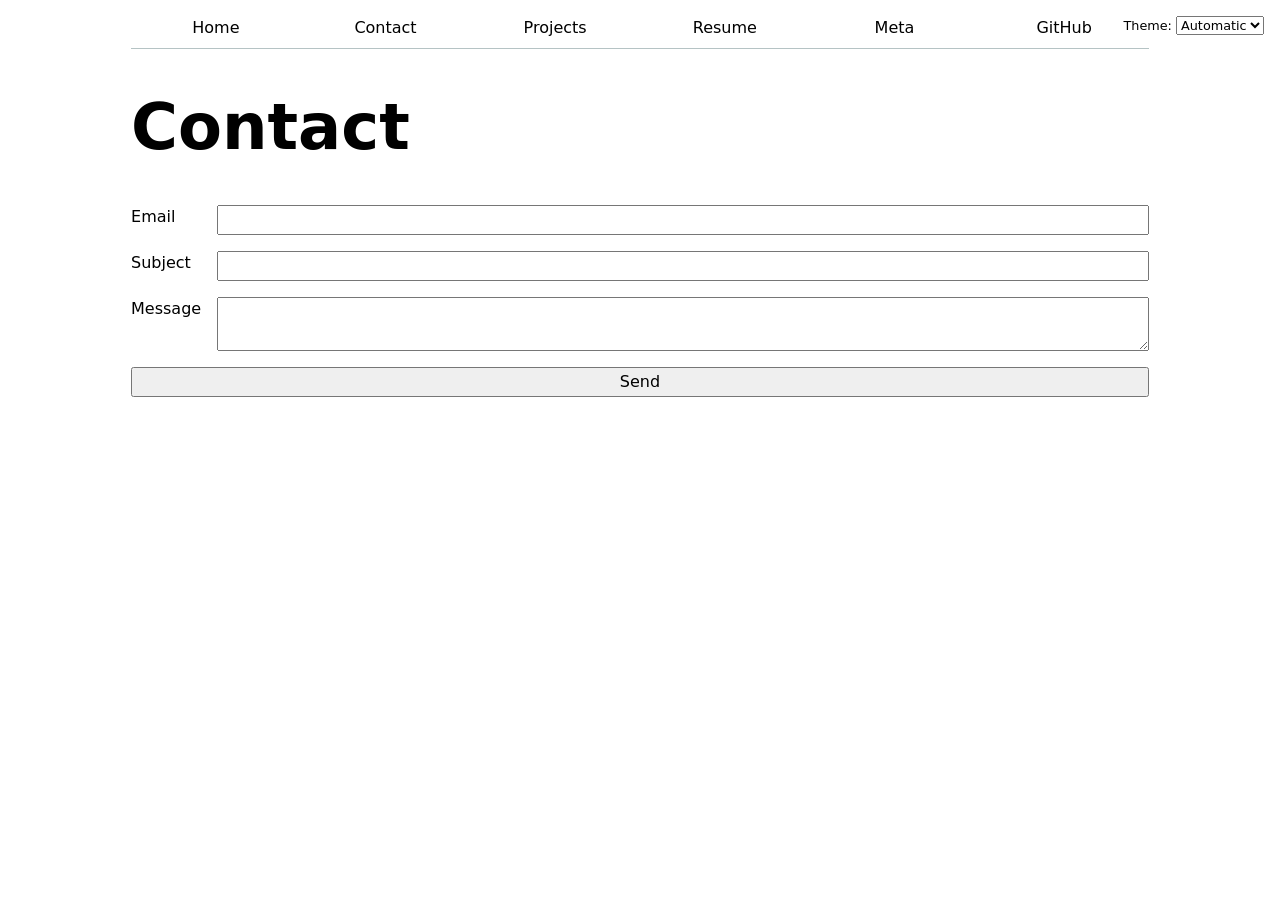
<file: contact/index.html>
<!DOCTYPE html>
<html lang="en">
<head>
    <meta charset="UTF-8">
    <meta name="viewport" content="width=device-width, initial-scale=1.0">
    <title>Contact</title>
    <link rel="stylesheet" href="../style.css">
    <script src="../global.js" type="module"></script>
</head>
<body>
    <h1>Contact</h1>
  <form action="mailto:hoangandrew0406@gmail.com" method="POST" enctype="text/plain">
    <label>
      Email
      <input name="email" type="email">
    </label>

    <label>
      Subject
      <input name="subject">
    </label>

    <label>
      Message
      <textarea name="body"></textarea>
    </label>

    <button>Send</button>
  </form>
</body>
</html>
</file>
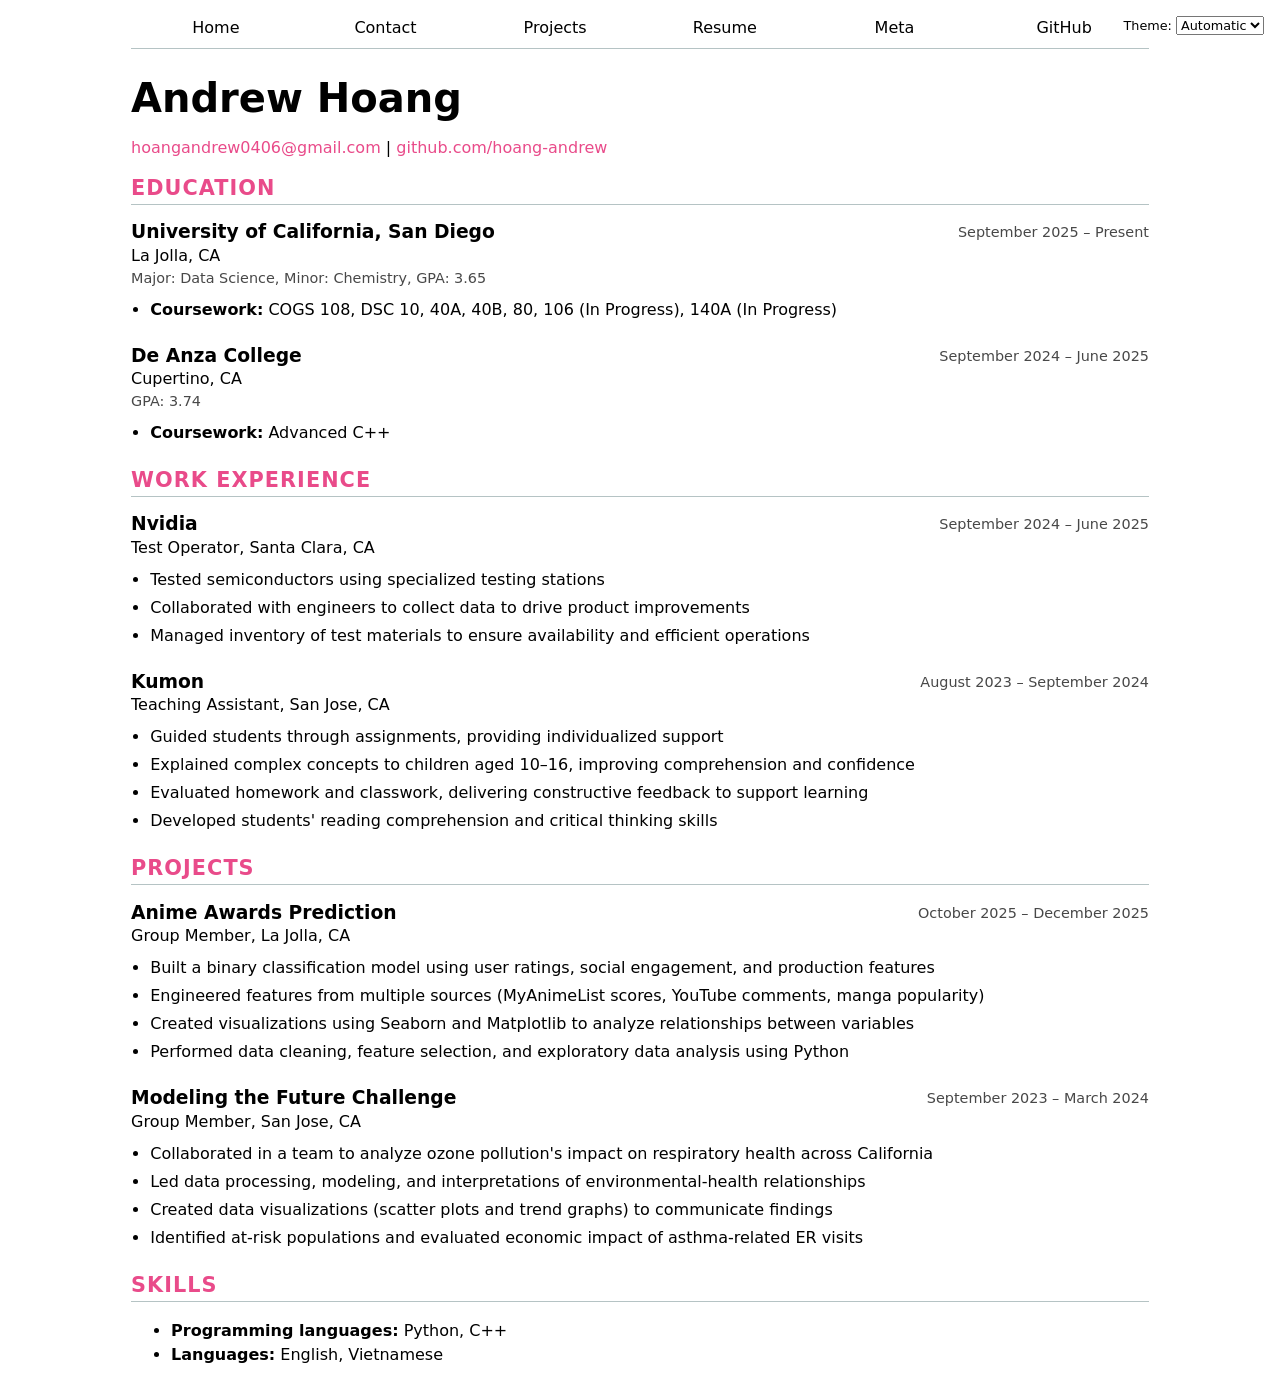
<file: resume/index.html>
<!DOCTYPE html>
<html lang="en">
<head>
    <meta charset="UTF-8">
    <meta name="viewport" content="width=device-width, initial-scale=1.0">
    <title>Resume</title>
    <link rel="stylesheet" href="../style.css">
    <script src="../global.js" type="module"></script>
</head>
<body>
    <main>
        <header>
            <h1>Andrew Hoang</h1>
            <p>
                <a href="mailto:hoangandrew0406@gmail.com">hoangandrew0406@gmail.com</a>
                |
                <a href="https://github.com/hoang-andrew" target="_blank" rel="noopener noreferrer">github.com/hoang-andrew</a>
            </p>
        </header>

        <section>
            <h2>Education</h2>

            <article>
                <header>
                    <h3>University of California, San Diego</h3>
                    <p>La Jolla, CA</p>
                    <p>Major: Data Science, Minor: Chemistry, GPA: 3.65</p>
                    <p>
                        <time datetime="2025-09">September 2025</time> &ndash; Present
                    </p>
                </header>
                <ul>
                    <li><strong>Coursework:</strong> COGS 108, DSC 10, 40A, 40B, 80, 106 (In Progress), 140A (In Progress)</li>
                </ul>
            </article>

            <article>
                <header>
                    <h3>De Anza College</h3>
                    <p>Cupertino, CA</p>
                    <p>GPA: 3.74</p>
                    <p>
                        <time datetime="2024-09">September 2024</time> &ndash;
                        <time datetime="2025-06">June 2025</time>
                    </p>
                </header>
                <ul>
                    <li><strong>Coursework:</strong> Advanced C++</li>
                </ul>
            </article>
        </section>

        <section>
            <h2>Work Experience</h2>

            <article>
                <header>
                    <h3>Nvidia</h3>
                    <p>Test Operator, Santa Clara, CA</p>
                    <p>
                        <time datetime="2024-09">September 2024</time> &ndash;
                        <time datetime="2025-06">June 2025</time>
                    </p>
                </header>
                <ul>
                    <li>Tested semiconductors using specialized testing stations</li>
                    <li>Collaborated with engineers to collect data to drive product improvements</li>
                    <li>Managed inventory of test materials to ensure availability and efficient operations</li>
                </ul>
            </article>

            <article>
                <header>
                    <h3>Kumon</h3>
                    <p>Teaching Assistant, San Jose, CA</p>
                    <p>
                        <time datetime="2023-08">August 2023</time> &ndash;
                        <time datetime="2024-09">September 2024</time>
                    </p>
                </header>
                <ul>
                    <li>Guided students through assignments, providing individualized support</li>
                    <li>Explained complex concepts to children aged 10&ndash;16, improving comprehension and confidence</li>
                    <li>Evaluated homework and classwork, delivering constructive feedback to support learning</li>
                    <li>Developed students' reading comprehension and critical thinking skills</li>
                </ul>
            </article>
        </section>

        <section>
            <h2>Projects</h2>

            <article>
                <header>
                    <h3>Anime Awards Prediction</h3>
                    <p>Group Member, La Jolla, CA</p>
                    <p>
                        <time datetime="2025-10">October 2025</time> &ndash;
                        <time datetime="2025-12">December 2025</time>
                    </p>
                </header>
                <ul>
                    <li>Built a binary classification model using user ratings, social engagement, and production features</li>
                    <li>Engineered features from multiple sources (MyAnimeList scores, YouTube comments, manga popularity)</li>
                    <li>Created visualizations using Seaborn and Matplotlib to analyze relationships between variables</li>
                    <li>Performed data cleaning, feature selection, and exploratory data analysis using Python</li>
                </ul>
            </article>

            <article>
                <header>
                    <h3>Modeling the Future Challenge</h3>
                    <p>Group Member, San Jose, CA</p>
                    <p>
                        <time datetime="2023-09">September 2023</time> &ndash;
                        <time datetime="2024-03">March 2024</time>
                    </p>
                </header>
                <ul>
                    <li>Collaborated in a team to analyze ozone pollution's impact on respiratory health across California</li>
                    <li>Led data processing, modeling, and interpretations of environmental-health relationships</li>
                    <li>Created data visualizations (scatter plots and trend graphs) to communicate findings</li>
                    <li>Identified at-risk populations and evaluated economic impact of asthma-related ER visits</li>
                </ul>
            </article>
        </section>

        <section>
            <h2>Skills</h2>
            <ul>
                <li><strong>Programming languages:</strong> Python, C++</li>
                <li><strong>Languages:</strong> English, Vietnamese</li>
            </ul>
        </section>
    </main>
</body>
</html>
</file>
<file: style.css>
:root {
  --color-accent: oklch(65% 50% 0);
  accent-color: var(--color-accent);
  color-scheme: light dark;
}

body {
  font: 100%/1.5 system-ui;
  max-width: 100ch;
  margin-inline: auto;
  padding-inline: 1rem;
}

nav {
  --border-color: oklch(50% 10% 200 / 40%);
  display: flex;
  margin-bottom: 0.5em;
  border-bottom-width: 1px;
  border-bottom-style: solid;
  border-bottom-color: var(--border-color);
}

nav a {
  flex: 1;
  text-decoration: none;
  color: inherit;
  text-align: center;
  padding: 0.5em;
}

nav a.current {
  border-bottom-width: 0.4em;
  border-bottom-style: solid;
  border-bottom-color: var(--border-color);
  padding-bottom: 0.1em;
}

nav a:hover {
  border-bottom-width: 0.4em;
  border-bottom-style: solid;
  border-bottom-color: var(--color-accent);
  padding-bottom: 0.1em;
  background-color: color-mix(in oklch, var(--color-accent), canvas 85%);
}

input,
textarea,
button,
select {
  font: inherit;
}

.color-scheme {
  position: absolute;
  top: 1rem;
  right: 1rem;
  font-size: 80%;
  font-family: inherit;
}

form {
  display: grid;
  grid-template-columns: auto 1fr;
  gap: 1em;
}

form label {
  display: grid;
  grid-template-columns: subgrid;
  grid-column: 1 / -1;
}

form button {
  grid-column: 1 / -1;
}

.projects {
  display: grid;
  grid-template-columns: repeat(auto-fill, minmax(15em, 1fr));
  gap: 1em;
}

.projects article {
  display: grid;
  grid-template-rows: subgrid;
  grid-row: span 3;
}

.projects article h2 {
  margin: 0;
}

h1 {
  font-size: 400%;
}

h1,
h2,
h3,
h4,
h5,
h6 {
  line-height: 1.1;
  text-wrap: balance;
}

main > header h1 {
  font-size: 250%;
  margin-bottom: 0;
}

main > section > h2 {
  font-size: 130%;
  text-transform: uppercase;
  letter-spacing: 0.05em;
  color: var(--color-accent);
  border-bottom: 1px solid oklch(50% 10% 200 / 40%);
  padding-bottom: 0.2em;
}

article > header {
  display: grid;
  grid-template-columns: 1fr auto;
}

article > header h3 {
  margin: 0;
}

article > header p {
  margin: 0;
}

article > header p:nth-of-type(n+2) {
  grid-column: 1 / -1;
  font-size: 90%;
  color: color-mix(in oklch, canvastext, canvas 40%);
}

article > header p:last-child {
  grid-column: 2;
  grid-row: 1;
  text-align: right;
  white-space: nowrap;
}

article ul {
  margin-block: 0.5em 1.5em;
  padding-left: 1.2em;
}

article li {
  margin-bottom: 0.25em;
}

main > header a {
  color: var(--color-accent);
  text-decoration: none;
}

main > header a:hover {
  text-decoration: underline;
}

#profile-stats dl {
  display: grid;
  grid-template-columns: repeat(4, 1fr);
  text-align: center;
  margin: 0;
}

#profile-stats dt {
  grid-row: 1;
  font-size: 80%;
  text-transform: uppercase;
  letter-spacing: 0.05em;
  color: color-mix(in oklch, canvastext, canvas 40%);
}

#profile-stats dd {
  grid-row: 2;
  margin: 0;
  font-size: 200%;
  font-weight: bold;
}

.container {
  display: flex;
  align-items: center;
  gap: 2em;
}

#projects-pie-plot {
  max-width: 20em;
  margin-block: 2em;
  overflow: visible;
  flex-shrink: 0;
}

.legend {
  flex: 1;
  display: grid;
  grid-template-columns: repeat(auto-fill, minmax(9em, 1fr));
  gap: 1em;
  list-style: none;
  padding: 1em;
  border: 1px solid oklch(50% 10% 200 / 40%);
}

.legend-item {
  display: flex;
  align-items: center;
  gap: 0.5em;
}

.legend-item em {
  color: color-mix(in oklch, canvastext, canvas 40%);
}

.swatch {
  display: inline-block;
  width: 1em;
  aspect-ratio: 1 / 1;
  background-color: var(--color);
  border-radius: 50%;
}

.project-year {
  margin: 0;
  font-family: Baskerville, serif;
  font-variant-numeric: oldstyle-nums;
  color: color-mix(in oklch, canvastext, canvas 40%);
}

#projects-pie-plot path {
  transition: 300ms;
  cursor: pointer;
}

#projects-pie-plot:has(path:hover) path:not(:hover) {
  opacity: 0.5;
}

.legend-item {
  cursor: pointer;
}

.selected {
  --color: oklch(60% 45% 0) !important;
}

path.selected {
  fill: var(--color);
}

.stats {
  display: grid;
  grid-template-columns: repeat(auto-fit, minmax(8em, 1fr));
  margin: 0;
}

.stats dt {
  grid-row: 1;
  font-size: 80%;
  text-transform: uppercase;
  letter-spacing: 0.05em;
  color: color-mix(in oklch, canvastext, canvas 40%);
}

.stats dd {
  grid-row: 2;
  margin: 0;
  font-size: 200%;
}

.gridlines {
  stroke-opacity: 0.2;
}

dl.info {
  display: grid;
  grid-template-columns: auto 1fr;
  gap: 0.25em 1em;
  margin: 0;
  transition-duration: 500ms;
  transition-property: opacity, visibility;
}

dl.info dt {
  font-size: 80%;
  text-transform: uppercase;
  letter-spacing: 0.05em;
  color: color-mix(in oklch, canvastext, canvas 40%);
}

dl.info dd {
  margin: 0;
  font-weight: 500;
}

dl.info[hidden]:not(:hover, :focus-within) {
  opacity: 0;
  visibility: hidden;
}

.tooltip {
  position: fixed;
  top: 1em;
  left: 1em;
  padding: 0.75em 1em;
  background-color: color-mix(in oklch, canvas, transparent 20%);
  border-radius: 0.5em;
  box-shadow: 0 2px 12px oklch(0% 0 0 / 20%);
  backdrop-filter: blur(6px);
}

circle {
  transition: 200ms;
  transform-origin: center;
  transform-box: fill-box;
}

circle:hover {
  transform: scale(1.5);
}

@keyframes marching-ants {
  to {
    stroke-dashoffset: -8; /* 5 + 3 */
  }
}

.selection {
  fill-opacity: 0.1;
  stroke: black;
  stroke-opacity: 0.7;
  stroke-dasharray: 5 3;
  animation: marching-ants 2s linear infinite;
}

circle.selected {
  fill: #ff6b6b;
}

.slider-container {
  display: flex;
  align-items: baseline;
}

.slider-container label {
  flex: 1;
  display: flex;
  align-items: baseline;
  gap: 1em;
}

.slider-container input {
  flex: 1;
}

.slider-container time {
  margin-left: auto;
}

/* New dots grow in from nothing */
@starting-style {
  circle {
    r: 0;
  }
}

#commit-progress {
  accent-color: dodgerblue;
}

#files {
  display: grid;
  grid-template-columns: 1fr 4fr;
}

#files > div {
  grid-column: 1 / -1;
  display: grid;
  grid-template-columns: subgrid;
}

#files dt {
  grid-column: 1;
}

#files dt small {
  display: block;
  font-size: 80%;
  opacity: 0.6;
}

#files dd {
  grid-column: 2;
  display: flex;
  flex-wrap: wrap;
  align-items: start;
  align-content: start;
  gap: 0.15em;
  padding-top: 0.6em;
  margin-left: 0;
}

.loc {
  display: flex;
  width: 0.5em;
  aspect-ratio: 1;
  background: var(--color, steelblue);
  border-radius: 50%;
}

#scrolly-1 {
  position: relative;
  display: flex;
  gap: 1rem;
}

#scrolly-1 > * {
  flex: 1;
}

#scatter-story {
  position: relative;
}

#scatter-story .step {
  padding-bottom: 30vh;
}

#scatter-plot {
  position: sticky;
  top: 0;
  left: 0;
  bottom: auto;
  height: 50vh;
}

@media print {
  nav {
    display: none;
  }

  body {
    max-width: none;
  }
}
</file>
